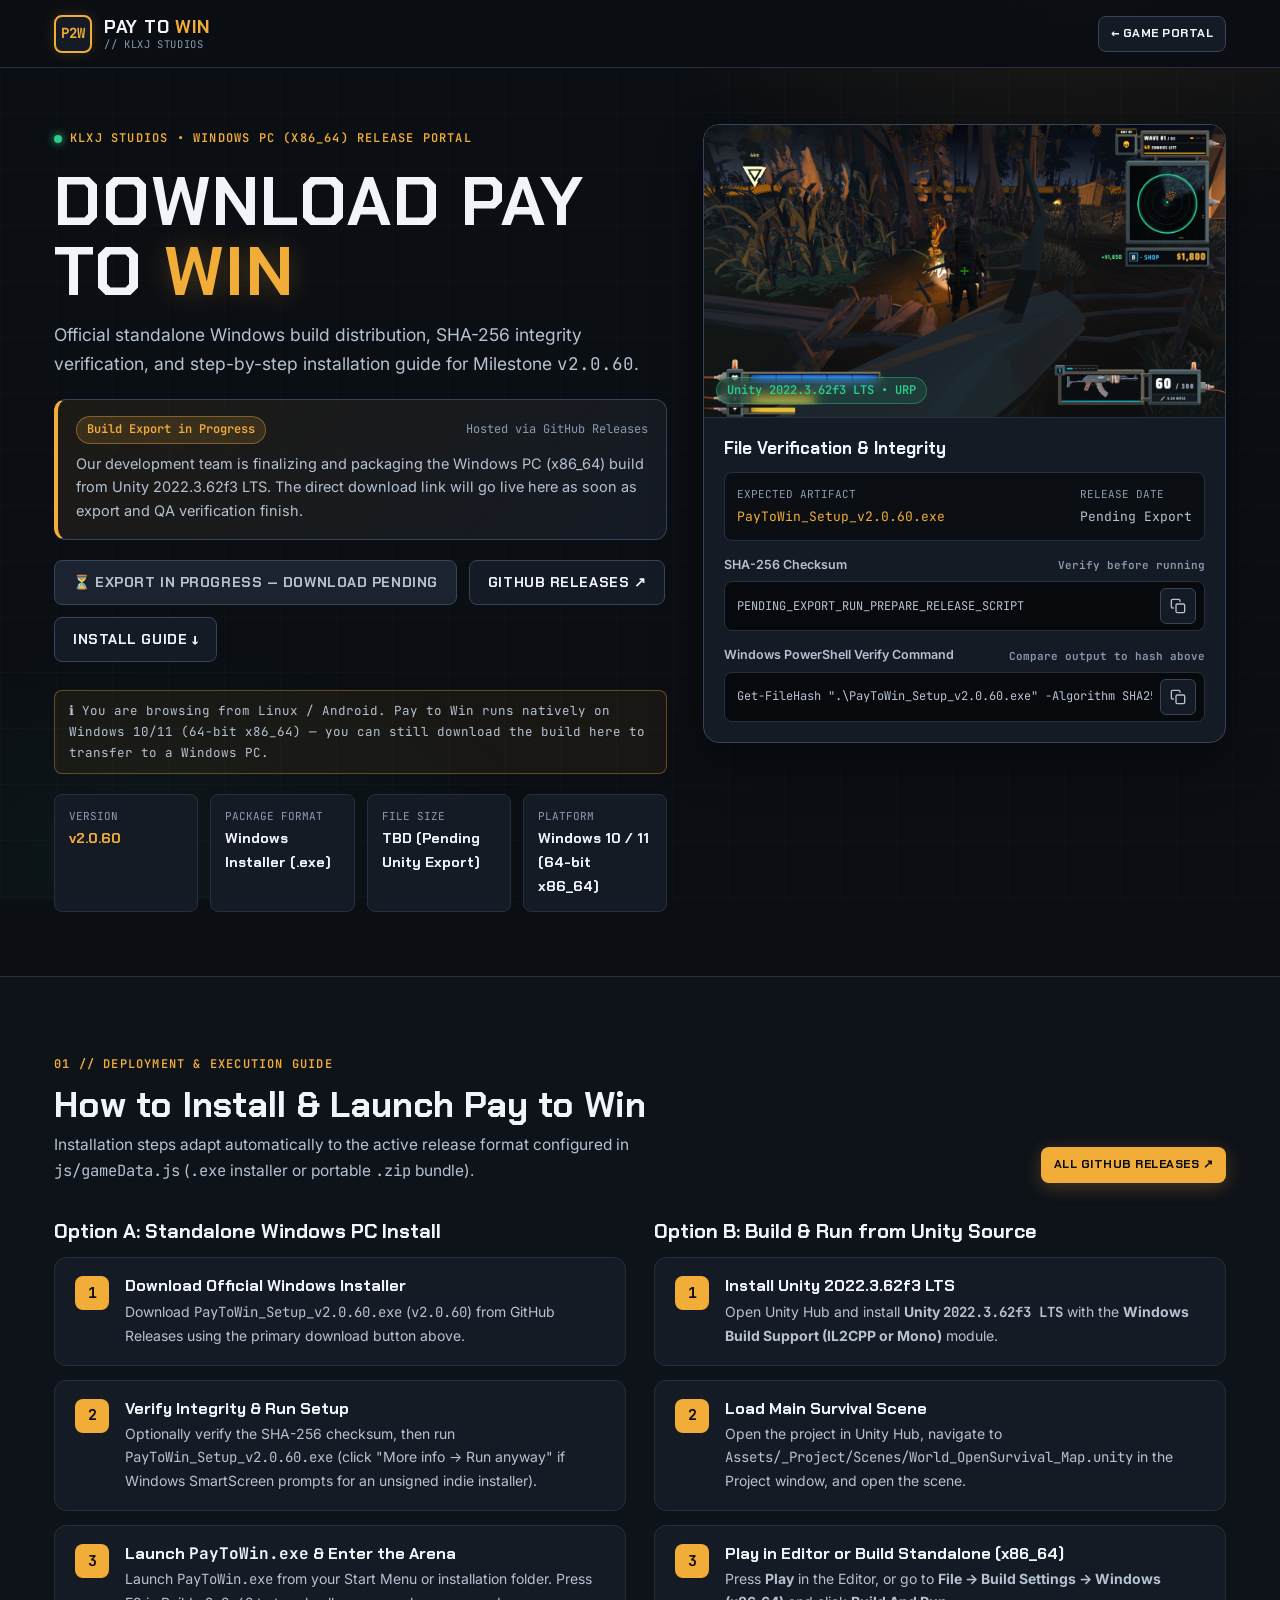
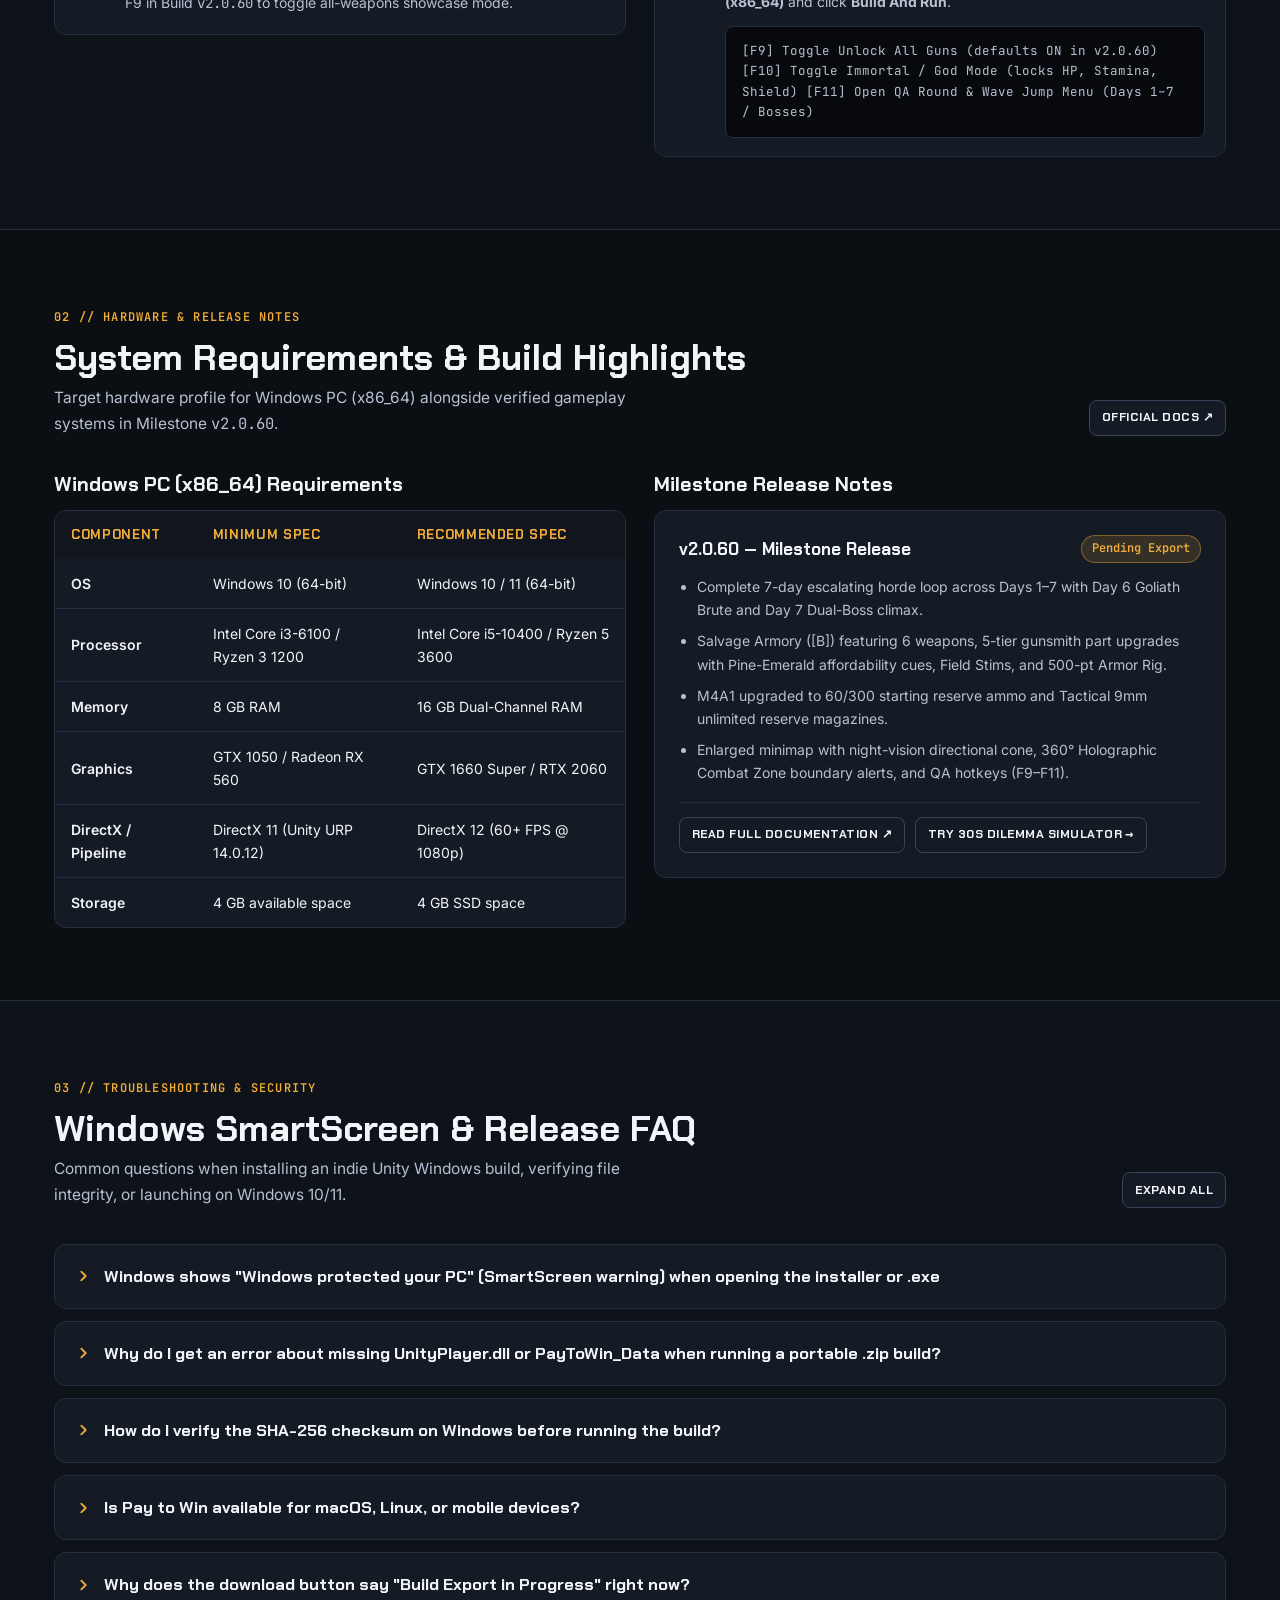
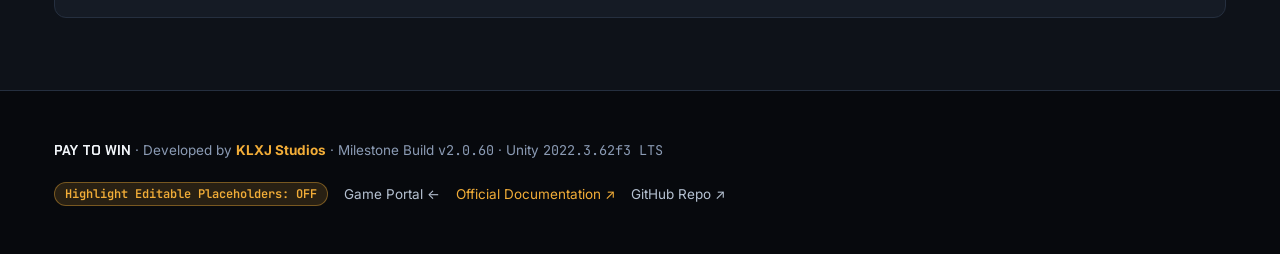
<file: download.html>
<!DOCTYPE html>
<html lang="en">
<head>
  <meta charset="UTF-8" />
  <meta name="viewport" content="width=device-width, initial-scale=1.0" />
  <title>Download Pay to Win — Windows PC Build &amp; Release Portal | KLXJ Studios</title>
  <meta name="description" content="Official Windows PC (x86_64) download, SHA-256 checksum verification, installation instructions, and release notes for Pay to Win by KLXJ Studios." />
  <link rel="icon" type="image/svg+xml" href="data:image/svg+xml,%3Csvg xmlns='http://www.w3.org/2000/svg' viewBox='0 0 32 32'%3E%3Crect width='32' height='32' rx='6' fill='%2313171F' stroke='%23F2AD38' stroke-width='2'/%3E%3Ctext x='16' y='21' text-anchor='middle' font-family='monospace' font-size='13' font-weight='700' fill='%23F2AD38'%3EP%3C/text%3E%3C/svg%3E" />
  <link rel="preconnect" href="https://fonts.googleapis.com" />
  <link rel="preconnect" href="https://fonts.gstatic.com" crossorigin />
  <link href="https://fonts.googleapis.com/css2?family=Barlow+Condensed:wght@600;700&family=Chakra+Petch:wght@500;600;700&family=Inter:wght@400;500;600;700&family=JetBrains+Mono:wght@400;600;700&display=swap" rel="stylesheet" />
  <link rel="stylesheet" href="css/styles.css" />
</head>
<body>

  <!-- Reading Progress Indicator -->
  <div id="read-progress" aria-hidden="true"></div>

  <!-- Sticky Navigation Bar -->
  <header class="navbar">
    <div class="container navbar-inner">
      <a href="index.html" class="brand" aria-label="Pay to Win Home">
        <div class="brand-mark">P2W</div>
        <div class="brand-text">
          <span class="brand-title">PAY TO <span>WIN</span></span>
          <span class="brand-sub">// KLXJ STUDIOS</span>
        </div>
      </a>

      <nav class="nav-actions" aria-label="Primary Navigation">
        <a href="index.html" class="btn btn-secondary btn-sm">← Game Portal</a>
      </nav>
    </div>
  </header>

  <main id="top">

    <!-- =====================================================================
         1. DOWNLOAD CONSOLE HERO & FILE VERIFICATION PANEL
         ===================================================================== -->
    <section class="download-hero">
      <div class="container">
        <div class="download-hero-grid">

          <!-- Left Column: Build Status, Primary Download CTA & Quick Metadata -->
          <div>
            <div class="eyebrow">
              <span class="pulse-dot"></span>
              KLXJ STUDIOS &bull; WINDOWS PC (x86_64) RELEASE PORTAL
              <span class="pill brass" data-preview-pill hidden>PREVIEW MODE (?preview=ready)</span>
            </div>

            <h1 class="hero-title">
              DOWNLOAD PAY TO <span>WIN</span>
            </h1>
            <p class="hero-lead">
              Official standalone Windows build distribution, SHA-256 integrity verification, and step-by-step installation guide for Milestone <code id="dl-version-inline" data-release-version>v2.0.60</code>.
            </p>

            <!-- Live Release Status Banner -->
            <div class="release-status-banner status-preparing" id="release-status-banner" role="status" aria-live="polite">
              <div class="release-status-top">
                <span class="pill brass" id="release-status-pill">Build Export in Progress</span>
                <span class="font-mono" style="font-size: 12px; color: var(--text-muted);">
                  Hosted via GitHub Releases
                </span>
              </div>
              <p id="release-status-message" style="margin: 8px 0 0; font-size: 14.5px; color: var(--text-dim);">
                Our development team is finalizing and packaging the Windows PC (x86_64) build from Unity 2022.3.62f3 LTS. The direct download link will go live here as soon as export and QA verification finish.
              </p>
            </div>

            <!-- Primary Download Actions -->
            <div class="hero-ctas">
              <a
                id="primary-download-btn"
                class="btn btn-secondary btn-disabled"
                role="button"
                tabindex="0"
                aria-disabled="true"
              >
                ⏳ Export in Progress — Download Pending
              </a>
              <a
                href="https://github.com/KJBGrandDev/PayToWin_Documentation/releases"
                target="_blank"
                rel="noopener noreferrer"
                class="btn btn-secondary"
                data-releases-link
              >
                GitHub Releases ↗
              </a>
              <a href="#install-steps" class="btn btn-secondary">
                Install Guide ↓
              </a>
            </div>

            <!-- Client OS Compatibility Notice -->
            <div class="os-notice" id="dl-os-notice"></div>

            <!-- 4-Card Build Metadata Grid -->
            <div class="quick-stats">
              <div class="stat-card">
                <span class="stat-label">Version</span>
                <span class="stat-val" id="dl-version" style="color: var(--brass);">v2.0.60</span>
              </div>
              <div class="stat-card">
                <span class="stat-label">Package Format</span>
                <span class="stat-val" id="dl-format">Windows Installer (.exe)</span>
              </div>
              <div class="stat-card">
                <span class="stat-label">File Size</span>
                <span class="stat-val placeholder-item" id="dl-filesize">TBD (Pending Unity Export)</span>
              </div>
              <div class="stat-card">
                <span class="stat-label">Platform</span>
                <span class="stat-val" id="dl-platform">Windows 10 / 11 (64-bit x86_64)</span>
              </div>
            </div>
          </div>

          <!-- Right Column: Tactical Release Card & Verification Panel -->
          <div class="release-package-card" id="verify">
            <div class="release-card-media">
              <img src="assets/shot_combat_m4a1.png" alt="Pay to Win — Windows Standalone Build Preview" />
              <span class="pill emerald release-card-badge">Unity 2022.3.62f3 LTS &bull; URP</span>
            </div>

            <div class="verify-box">
              <div class="verify-header">
                <span class="font-heading" style="font-size: 17px; font-weight: 700; color: var(--text);">
                  File Verification &amp; Integrity
                </span>
                <a id="dl-checksum-link" href="#" target="_blank" rel="noopener noreferrer" class="pill emerald" hidden>
                  Download .sha256 ↗
                </a>
              </div>

              <div class="verify-meta-grid">
                <div class="verify-meta-row">
                  <span class="stat-label">Expected Artifact</span>
                  <code id="dl-filename" class="placeholder-item verify-filename">PayToWin_Setup_v2.0.60.exe</code>
                </div>
                <div class="verify-meta-row">
                  <span class="stat-label">Release Date</span>
                  <span id="dl-releasedate" class="font-mono placeholder-item" style="font-size: 13px; color: var(--text-dim);">Pending Export</span>
                </div>
              </div>

              <!-- SHA-256 Hash Block + Accessible Copy Button -->
              <div class="verify-field">
                <div class="verify-field-label">
                  <span>SHA-256 Checksum</span>
                  <span class="font-mono" style="font-size: 11px; color: var(--text-muted);">Verify before running</span>
                </div>
                <div class="verify-code-wrap">
                  <pre class="verify-pre"><code id="dl-sha256" class="placeholder-item">PENDING_EXPORT_RUN_PREPARE_RELEASE_SCRIPT</code></pre>
                  <span class="copy">
                    <button
                      type="button"
                      class="copy-button"
                      command="--copy"
                      commandfor="dl-sha256"
                      aria-label="Copy SHA-256 checksum"
                    >
                      <span class="icon" aria-hidden="true"></span>
                    </button>
                    <span class="tip" role="status"></span>
                  </span>
                </div>
              </div>

              <!-- PowerShell Command Block + Accessible Copy Button -->
              <div class="verify-field">
                <div class="verify-field-label">
                  <span>Windows PowerShell Verify Command</span>
                  <span class="font-mono" style="font-size: 11px; color: var(--text-muted);">Compare output to hash above</span>
                </div>
                <div class="verify-code-wrap">
                  <pre class="verify-pre"><code id="dl-ps-cmd">Get-FileHash ".\PayToWin_Setup_v2.0.60.exe" -Algorithm SHA256</code></pre>
                  <span class="copy">
                    <button
                      type="button"
                      class="copy-button"
                      command="--copy"
                      commandfor="dl-ps-cmd"
                      aria-label="Copy PowerShell verification command"
                    >
                      <span class="icon" aria-hidden="true"></span>
                    </button>
                    <span class="tip" role="status"></span>
                  </span>
                </div>
              </div>
            </div>
          </div>

        </div>
      </div>
    </section>

    <!-- =====================================================================
         2. INSTALLATION PROCESS (OPTION A SYNCED WITH packageType + OPTION B)
         ===================================================================== -->
    <section class="section section-alt" id="install-steps">
      <div class="container">
        <div class="section-header">
          <div>
            <div class="eyebrow">01 // DEPLOYMENT &amp; EXECUTION GUIDE</div>
            <h2 class="section-title">How to Install &amp; Launch Pay to Win</h2>
            <p class="section-subtitle">
              Installation steps adapt automatically to the active release format configured in <code>js/gameData.js</code> (<code>.exe</code> installer or portable <code>.zip</code> bundle).
            </p>
          </div>
          <a
            href="https://github.com/KJBGrandDev/PayToWin_Documentation/releases"
            target="_blank"
            rel="noopener noreferrer"
            class="btn btn-primary btn-sm"
            data-releases-link
          >
            All GitHub Releases ↗
          </a>
        </div>

        <div class="install-grid">
          <!-- Left: Option A (Format-aware, hydrated by js/download.js) -->
          <div>
            <h3 style="font-size: 20px; margin-bottom: 14px;">Option A: Standalone Windows PC Install</h3>
            <div class="step-list" data-release-steps>
              <div class="step-card placeholder-item">
                <div class="step-num">1</div>
                <div>
                  <h4 style="margin: 0 0 4px; font-size: 16px;">Download Official Windows Installer</h4>
                  <p style="margin: 0; font-size: 14px; color: var(--text-dim);">
                    Download <code>PayToWin_Setup_v2.0.60.exe</code> (<code>v2.0.60</code>) from GitHub Releases using the primary download button above.
                  </p>
                </div>
              </div>

              <div class="step-card">
                <div class="step-num">2</div>
                <div>
                  <h4 style="margin: 0 0 4px; font-size: 16px;">Verify Integrity &amp; Run Setup</h4>
                  <p style="margin: 0; font-size: 14px; color: var(--text-dim);">
                    Optionally verify the SHA-256 checksum, then run <code>PayToWin_Setup_v2.0.60.exe</code> (click "More info &rarr; Run anyway" if Windows SmartScreen prompts for an unsigned indie installer).
                  </p>
                </div>
              </div>

              <div class="step-card">
                <div class="step-num">3</div>
                <div>
                  <h4 style="margin: 0 0 4px; font-size: 16px;">Launch <code>PayToWin.exe</code> &amp; Enter the Arena</h4>
                  <p style="margin: 0; font-size: 14px; color: var(--text-dim);">
                    Launch <code>PayToWin.exe</code> from your Start Menu or installation folder. Press <kbd>F9</kbd> in Build <code>v2.0.60</code> to toggle all-weapons showcase mode.
                  </p>
                </div>
              </div>
            </div>
          </div>

          <!-- Right: Option B (Unity Source Build) -->
          <div>
            <h3 style="font-size: 20px; margin-bottom: 14px;">Option B: Build &amp; Run from Unity Source</h3>
            <div class="step-list">
              <div class="step-card">
                <div class="step-num">1</div>
                <div>
                  <h4 style="margin: 0 0 4px; font-size: 16px;">Install Unity 2022.3.62f3 LTS</h4>
                  <p style="margin: 0; font-size: 14px; color: var(--text-dim);">
                    Open Unity Hub and install <strong>Unity <code>2022.3.62f3 LTS</code></strong> with the <strong>Windows Build Support (IL2CPP or Mono)</strong> module.
                  </p>
                </div>
              </div>

              <div class="step-card">
                <div class="step-num">2</div>
                <div>
                  <h4 style="margin: 0 0 4px; font-size: 16px;">Load Main Survival Scene</h4>
                  <p style="margin: 0; font-size: 14px; color: var(--text-dim);">
                    Open the project in Unity Hub, navigate to <code>Assets/_Project/Scenes/World_OpenSurvival_Map.unity</code> in the Project window, and open the scene.
                  </p>
                </div>
              </div>

              <div class="step-card">
                <div class="step-num">3</div>
                <div>
                  <h4 style="margin: 0 0 4px; font-size: 16px;">Play in Editor or Build Standalone (x86_64)</h4>
                  <p style="margin: 0; font-size: 14px; color: var(--text-dim);">
                    Press <strong>Play</strong> in the Editor, or go to <strong>File &rarr; Build Settings &rarr; Windows (x86_64)</strong> and click <strong>Build And Run</strong>.
                  </p>
                  <div class="code-block">
[F9]  Toggle Unlock All Guns (defaults ON in v2.0.60)
[F10] Toggle Immortal / God Mode (locks HP, Stamina, Shield)
[F11] Open QA Round &amp; Wave Jump Menu (Days 1–7 / Bosses)</div>
                </div>
              </div>
            </div>
          </div>
        </div>
      </div>
    </section>

    <!-- =====================================================================
         3. SYSTEM REQUIREMENTS & BUILD v2.0.60 RELEASE NOTES
         ===================================================================== -->
    <section class="section" id="requirements">
      <div class="container">
        <div class="section-header">
          <div>
            <div class="eyebrow">02 // HARDWARE &amp; RELEASE NOTES</div>
            <h2 class="section-title">System Requirements &amp; Build Highlights</h2>
            <p class="section-subtitle">
              Target hardware profile for Windows PC (x86_64) alongside verified gameplay systems in Milestone <code>v2.0.60</code>.
            </p>
          </div>
          <a
            href="https://kjbgranddev.github.io/PayToWin_Documentation/"
            target="_blank"
            rel="noopener noreferrer"
            class="btn btn-secondary btn-sm"
          >
            Official Docs ↗
          </a>
        </div>

        <div class="specs-controls-grid">
          <!-- Left: Semantic Hardware Table -->
          <div>
            <h3 style="font-size: 20px; margin-bottom: 14px;">Windows PC (x86_64) Requirements</h3>
            <div class="table-wrap placeholder-item">
              <table class="specs-table">
                <thead>
                  <tr>
                    <th scope="col">Component</th>
                    <th scope="col">Minimum Spec</th>
                    <th scope="col">Recommended Spec</th>
                  </tr>
                </thead>
                <tbody>
                  <tr>
                    <th scope="row">OS</th>
                    <td>Windows 10 (64-bit)</td>
                    <td>Windows 10 / 11 (64-bit)</td>
                  </tr>
                  <tr>
                    <th scope="row">Processor</th>
                    <td>Intel Core i3-6100 / Ryzen 3 1200</td>
                    <td>Intel Core i5-10400 / Ryzen 5 3600</td>
                  </tr>
                  <tr>
                    <th scope="row">Memory</th>
                    <td>8 GB RAM</td>
                    <td>16 GB Dual-Channel RAM</td>
                  </tr>
                  <tr>
                    <th scope="row">Graphics</th>
                    <td>GTX 1050 / Radeon RX 560</td>
                    <td>GTX 1660 Super / RTX 2060</td>
                  </tr>
                  <tr>
                    <th scope="row">DirectX / Pipeline</th>
                    <td>DirectX 11 (Unity URP 14.0.12)</td>
                    <td>DirectX 12 (60+ FPS @ 1080p)</td>
                  </tr>
                  <tr>
                    <th scope="row">Storage</th>
                    <td>4 GB available space</td>
                    <td>4 GB SSD space</td>
                  </tr>
                </tbody>
              </table>
            </div>
          </div>

          <!-- Right: Release Notes / Changelog -->
          <div>
            <h3 style="font-size: 20px; margin-bottom: 14px;">Milestone Release Notes</h3>
            <div class="card">
              <div id="dl-changelog">
                <div class="changelog-entry">
                  <div class="changelog-entry-head">
                    <strong>v2.0.60 — Milestone Release</strong>
                    <span class="pill brass">Pending Export</span>
                  </div>
                  <ul class="changelog-list">
                    <li>Complete 7-day escalating horde loop across Days 1–7 with Day 6 Goliath Brute and Day 7 Dual-Boss climax.</li>
                    <li>Salvage Armory (<code>[B]</code>) featuring 6 weapons, 5-tier gunsmith part upgrades, Field Stims, and 500-pt Armor Rig.</li>
                    <li>M4A1 upgraded to 60/300 starting reserve ammo and Tactical 9mm unlimited reserve magazines.</li>
                    <li>Enlarged minimap with night-vision directional cone, 360° Holographic Combat Zone boundary alerts, and QA hotkeys (F9–F11).</li>
                  </ul>
                </div>
              </div>
              <div style="margin-top: 18px; padding-top: 14px; border-top: 1px solid var(--border); display: flex; flex-wrap: wrap; gap: 10px;">
                <a href="https://kjbgranddev.github.io/PayToWin_Documentation/" target="_blank" rel="noopener noreferrer" class="btn btn-secondary btn-sm">
                  Read Full Documentation ↗
                </a>
                <a href="index.html#dilemma" class="btn btn-secondary btn-sm">
                  Try 30s Dilemma Simulator →
                </a>
              </div>
            </div>
          </div>
        </div>
      </div>
    </section>

    <!-- =====================================================================
         4. WINDOWS SMARTSCREEN & TROUBLESHOOTING FAQ (ACCESSIBLE ACCORDION)
         ===================================================================== -->
    <section class="section section-alt" id="faq" aria-labelledby="faq-heading">
      <div class="container">
        <div class="section-header">
          <div>
            <div class="eyebrow">03 // TROUBLESHOOTING &amp; SECURITY</div>
            <h2 class="section-title" id="faq-heading">Windows SmartScreen &amp; Release FAQ</h2>
            <p class="section-subtitle">
              Common questions when installing an indie Unity Windows build, verifying file integrity, or launching on Windows 10/11.
            </p>
          </div>
          <button
            type="button"
            class="btn btn-secondary btn-sm accordion-toggle-all"
            commandfor="download-faq"
            command="--toggle-all"
            aria-expanded="false"
          >
            <span class="expand">Expand all</span>
            <span class="collapse">Collapse all</span>
          </button>
        </div>

        <div class="accordion" id="download-faq">
          <details>
            <summary>Windows shows "Windows protected your PC" (SmartScreen warning) when opening the installer or .exe</summary>
            <div class="accordion-body">
              <p>
                Student and indie Unity builds compiled without a paid commercial Authenticode code-signing certificate trigger Microsoft Defender SmartScreen on first launch.
              </p>
              <ol>
                <li>First verify the downloaded file's SHA-256 hash matches the checksum shown in the <strong>File Verification &amp; Integrity</strong> panel above.</li>
                <li>In the SmartScreen prompt, click <strong>More info</strong>, confirm the filename matches, and select <strong>Run anyway</strong>.</li>
              </ol>
            </div>
          </details>

          <details>
            <summary>Why do I get an error about missing UnityPlayer.dll or PayToWin_Data when running a portable .zip build?</summary>
            <div class="accordion-body">
              <p>
                Unity Standalone Windows builds are not single self-contained binaries unless wrapped in an installer. If you downloaded a <code>.zip</code> archive, you must extract the <strong>entire archive</strong> to a folder (for example <code>C:\Games\PayToWin\</code>) before double-clicking <code>PayToWin.exe</code>.
              </p>
              <p>
                Keep <code>PayToWin.exe</code>, <code>UnityPlayer.dll</code>, <code>PayToWin_Data/</code>, and <code>MonoBleedingEdge/</code> (or <code>GameAssembly.dll</code>) together in the same directory—do not drag only the <code>.exe</code> onto your Desktop.
              </p>
            </div>
          </details>

          <details>
            <summary>How do I verify the SHA-256 checksum on Windows before running the build?</summary>
            <div class="accordion-body">
              <p>
                Open <strong>Windows Terminal</strong> or <strong>PowerShell</strong> in your Downloads folder and run the verification command copied from the Verification panel above:
              </p>
              <pre class="code-block">Get-FileHash ".\PayToWin_Setup_v2.0.60.exe" -Algorithm SHA256</pre>
              <p>
                Compare the printed 64-character hex string (case-insensitive) with the official SHA-256 hash listed on this page and on GitHub Releases. If they do not match, re-download the package before executing it.
              </p>
            </div>
          </details>

          <details>
            <summary>Is Pay to Win available for macOS, Linux, or mobile devices?</summary>
            <div class="accordion-body">
              <p>
                No. Pay to Win is currently built and tested exclusively for <strong>Windows 10 / Windows 11 (64-bit x86_64)</strong> using Keyboard &amp; Mouse controls. macOS, Linux, and mobile builds are not supported in Milestone <code>v2.0.60</code>.
              </p>
            </div>
          </details>

          <details>
            <summary>Why does the download button say "Build Export in Progress" right now?</summary>
            <div class="accordion-body">
              <p>
                The KLXJ Studios team is currently completing the final Unity export and packaging pass for the standalone Windows executable. As soon as the package is uploaded to GitHub Releases and verified, the direct download button and SHA-256 checksum on this page activate automatically. You can also check the <a href="https://github.com/KJBGrandDev/PayToWin_Documentation/releases" target="_blank" rel="noopener noreferrer" style="color: var(--brass); text-decoration: underline;" data-releases-link>GitHub Releases</a> page directly.
              </p>
            </div>
          </details>
        </div>
      </div>
    </section>

  </main>

  <!-- Footer -->
  <footer class="footer">
    <div class="container footer-inner">
      <div>
        <strong style="color: var(--text); font-family: 'Chakra Petch', sans-serif;">PAY TO WIN</strong> &middot; Developed by <strong style="color: var(--brass);">KLXJ Studios</strong> &middot; Milestone Build <code>v2.0.60</code> &middot; Unity <code>2022.3.62f3 LTS</code>
      </div>
      <div style="display: flex; flex-wrap: wrap; align-items: center; gap: 16px;">
        <button type="button" id="toggle-placeholders-btn" class="pill brass" style="cursor: pointer;" title="Highlight fields that can still be customized in js/gameData.js">
          Highlight Editable Placeholders: OFF
        </button>
        <a href="index.html" style="color: var(--text-dim);">Game Portal ←</a>
        <a href="https://kjbgranddev.github.io/PayToWin_Documentation/" target="_blank" rel="noopener noreferrer" style="color: var(--brass);">Official Documentation ↗</a>
        <a href="https://github.com/KJBGrandDev/PayToWin_Documentation" target="_blank" rel="noopener noreferrer" style="color: var(--text-dim);">GitHub Repo ↗</a>
      </div>
    </div>
  </footer>

  <!-- Back to Top Floating Button -->
  <button type="button" class="back-to-top" id="back-to-top" aria-label="Back to top">
    ↑ TOP
  </button>

  <!-- Scripts -->
  <script src="js/gameData.js"></script>
  <script src="js/main.js"></script>
  <script src="js/download.js"></script>
</body>
</html>
</file>
<file: css/styles.css>
/* ==========================================================================
   PAY TO WIN — OFFICIAL WEBSITE STYLESHEET
   Aligned with PayToWin_Documentation v2.0.60 & UI/UX Pro Max Design System
   ========================================================================== */

:root {
  --bg: #0b0e13;
  --bg-elev: #11161e;
  --bg-card: #151b25;
  --bg-subtle: #1b2330;
  --border: #252f3f;
  --border-strong: #36455c;
  --text: #f1f5f9;
  --text-dim: #b6c2d2;
  --text-muted: #8b9bb4;
  --brass: #f2ad38;
  --brass-dim: rgba(242, 173, 56, 0.14);
  --emerald: #2ecc8a;
  --emerald-dim: rgba(46, 204, 138, 0.14);
  --crimson: #fa7373;
  --crimson-dim: rgba(250, 115, 115, 0.14);
  --blue: #60a5fa;
  --blue-dim: rgba(96, 165, 250, 0.14);
  --reticle: #38ff14;
  --header-h: 68px;
  --radius: 12px;
  --radius-sm: 8px;
  --max-w: 1220px;
}

*,
*::before,
*::after {
  box-sizing: border-box;
  scrollbar-width: thin;
  scrollbar-color: #2b3648 transparent;
}

*::-webkit-scrollbar {
  width: 6px;
  height: 6px;
}
*::-webkit-scrollbar-track {
  background: transparent;
}
*::-webkit-scrollbar-thumb {
  background: #2b3648;
  border-radius: 999px;
}
*::-webkit-scrollbar-thumb:hover {
  background: #3e4e68;
}

html {
  scroll-behavior: smooth;
  scroll-padding-top: calc(var(--header-h) + 24px);
  color-scheme: dark;
}

@media (prefers-reduced-motion: no-preference) {
  @view-transition {
    navigation: auto;
  }
}

body {
  margin: 0;
  background-color: var(--bg);
  color: var(--text);
  font-family: "Inter", -apple-system, BlinkMacSystemFont, "Segoe UI", Roboto, sans-serif;
  font-size: 16px;
  line-height: 1.65;
  -webkit-font-smoothing: antialiased;
  overflow-x: hidden;
}

/* Wasteland Tactical Grid & Ambient Radial Glow */
body::before {
  content: "";
  position: fixed;
  inset: 0;
  pointer-events: none;
  z-index: -1;
  background-image:
    radial-gradient(55% 40% at 85% 0%, rgba(242, 173, 56, 0.075), transparent 65%),
    radial-gradient(45% 38% at 12% 95%, rgba(46, 204, 138, 0.05), transparent 70%),
    linear-gradient(to right, rgba(255, 255, 255, 0.015) 1px, transparent 1px),
    linear-gradient(to bottom, rgba(255, 255, 255, 0.015) 1px, transparent 1px);
  background-size: auto, auto, 56px 56px, 56px 56px;
}

/* Focus Accessibility (WCAG 2.2 AA/AAA) */
:focus-visible {
  outline: 2px solid var(--brass);
  outline-offset: 2px;
}

/* Placeholder Highlighter Mode for Team Review */
body.show-placeholders .placeholder-item {
  outline: 2px dashed var(--brass);
  outline-offset: 4px;
  background-color: rgba(242, 173, 56, 0.11);
  border-radius: 6px;
  position: relative;
}

/* Reading Progress Bar */
#read-progress {
  position: fixed;
  top: 0;
  left: 0;
  height: 3px;
  width: 0%;
  background: linear-gradient(90deg, var(--brass), var(--emerald));
  z-index: 100;
  transition: width 0.08s linear;
}

/* Typography Helpers */
h1, h2, h3, h4, .font-heading {
  font-family: "Chakra Petch", sans-serif;
  margin-top: 0;
  line-height: 1.2;
}

.font-mono, code, kbd, pre {
  font-family: "JetBrains Mono", monospace;
}

.font-condensed {
  font-family: "Barlow Condensed", sans-serif;
}

a {
  color: inherit;
  text-decoration: none;
}

[hidden] {
  display: none !important;
}

.container {
  max-width: var(--max-w);
  margin: 0 auto;
  padding: 0 24px;
}

/* Top Telemetry Status Ribbon */
.status-ribbon {
  background: #080a0e;
  border-bottom: 1px solid var(--border);
  font-size: 12.5px;
  padding: 8px 0;
}

.status-ribbon-inner {
  display: flex;
  flex-wrap: wrap;
  align-items: center;
  justify-content: space-between;
  gap: 12px;
}

.status-left,
.status-right {
  display: flex;
  flex-wrap: wrap;
  align-items: center;
  gap: 12px;
}

.pill {
  display: inline-flex;
  align-items: center;
  gap: 6px;
  padding: 3px 10px;
  border-radius: 999px;
  font-family: "JetBrains Mono", monospace;
  font-size: 12px;
  font-weight: 600;
  background: var(--bg-subtle);
  border: 1px solid var(--border);
  color: var(--text-dim);
}

.pill.brass {
  background: var(--brass-dim);
  border-color: rgba(242, 173, 56, 0.4);
  color: var(--brass);
}

.pill.emerald {
  background: var(--emerald-dim);
  border-color: rgba(46, 204, 138, 0.4);
  color: var(--emerald);
}

.pill.crimson {
  background: var(--crimson-dim);
  border-color: rgba(250, 115, 115, 0.4);
  color: var(--crimson);
}

.pill.blue {
  background: var(--blue-dim);
  border-color: rgba(96, 165, 250, 0.4);
  color: var(--blue);
}

.pulse-dot {
  width: 8px;
  height: 8px;
  border-radius: 50%;
  background: var(--emerald);
  box-shadow: 0 0 8px var(--emerald);
  animation: pulseDot 2s infinite ease-in-out;
}

.pulse-dot.red {
  background: var(--crimson);
  box-shadow: 0 0 8px var(--crimson);
}

@keyframes pulseDot {
  0%, 100% { opacity: 1; transform: scale(1); }
  50% { opacity: 0.45; transform: scale(0.92); }
}

/* Sticky Navbar */
.navbar {
  position: sticky;
  top: 0;
  z-index: 50;
  height: var(--header-h);
  background: rgba(11, 14, 19, 0.92);
  backdrop-filter: blur(12px);
  border-bottom: 1px solid var(--border);
}

.navbar-inner {
  height: 100%;
  display: flex;
  align-items: center;
  justify-content: space-between;
  gap: 16px;
}

.brand {
  display: flex;
  align-items: center;
  gap: 12px;
  flex-shrink: 0;
  white-space: nowrap;
}

.brand-mark {
  width: 38px;
  height: 38px;
  border-radius: 8px;
  background: var(--bg-card);
  border: 2px solid var(--brass);
  display: flex;
  align-items: center;
  justify-content: center;
  font-family: "JetBrains Mono", monospace;
  font-weight: 700;
  font-size: 14px;
  color: var(--brass);
  box-shadow: 0 0 14px rgba(242, 173, 56, 0.18);
  flex-shrink: 0;
}

.brand-text {
  display: flex;
  flex-direction: column;
  line-height: 1.15;
}

.brand-title {
  font-family: "Chakra Petch", sans-serif;
  font-weight: 700;
  font-size: 18px;
  letter-spacing: 0.04em;
  text-transform: uppercase;
  color: var(--text);
  white-space: nowrap;
}

.brand-title span {
  color: var(--brass);
}

.brand-sub {
  font-family: "JetBrains Mono", monospace;
  font-size: 10.5px;
  color: var(--text-muted);
  letter-spacing: 0.06em;
  white-space: nowrap;
}

.nav-links {
  display: flex;
  align-items: center;
  gap: 2px;
}

.nav-link {
  padding: 7px 9px;
  border-radius: 6px;
  font-size: 13px;
  font-weight: 500;
  color: var(--text-dim);
  white-space: nowrap;
  transition: color 0.18s ease, background 0.18s ease;
}

.nav-link:hover,
.nav-link.active {
  color: var(--brass);
  background: rgba(242, 173, 56, 0.08);
}

.nav-link[aria-current="page"] {
  color: var(--brass);
  font-weight: 700;
  background: rgba(242, 173, 56, 0.14);
  box-shadow: inset 0 -2px 0 var(--brass);
}

.nav-actions {
  display: flex;
  align-items: center;
  gap: 10px;
  flex-shrink: 0;
  white-space: nowrap;
}

/* Buttons */
.btn {
  display: inline-flex;
  align-items: center;
  justify-content: center;
  gap: 8px;
  min-height: 44px;
  padding: 10px 18px;
  border-radius: var(--radius-sm);
  font-family: "Chakra Petch", sans-serif;
  font-size: 14px;
  font-weight: 700;
  letter-spacing: 0.04em;
  text-transform: uppercase;
  cursor: pointer;
  border: 1px solid transparent;
  transition: transform 0.15s ease, background 0.18s ease, border-color 0.18s ease, box-shadow 0.18s ease;
}

.btn:active {
  transform: translateY(1px);
}

.btn-primary {
  background: var(--brass);
  color: #090c10;
  box-shadow: 0 4px 18px rgba(242, 173, 56, 0.25);
}

.btn-primary:hover {
  background: #f7bc52;
  box-shadow: 0 6px 22px rgba(242, 173, 56, 0.35);
}

.btn-emerald {
  background: var(--emerald);
  color: #07120d;
  box-shadow: 0 4px 18px rgba(46, 204, 138, 0.22);
}

.btn-emerald:hover {
  background: #42dca0;
}

.btn-crimson {
  background: var(--crimson);
  color: #180606;
}

.btn-crimson:hover {
  background: #ff8b8b;
}

.btn-secondary {
  background: var(--bg-card);
  color: var(--text);
  border-color: var(--border-strong);
}

.btn-secondary:hover {
  background: var(--bg-subtle);
  border-color: var(--brass);
  color: var(--brass);
}

.btn-sm {
  min-height: 36px;
  padding: 6px 12px;
  font-size: 12px;
}

.btn.btn-disabled,
.btn[aria-disabled="true"] {
  background: var(--bg-subtle);
  color: var(--text-dim);
  border-color: var(--border-strong);
  cursor: not-allowed;
  box-shadow: none;
}

.btn.btn-disabled:hover,
.btn[aria-disabled="true"]:hover {
  background: var(--bg-subtle);
  color: var(--text-dim);
  border-color: var(--border-strong);
}

.mobile-menu-btn {
  display: none;
  background: var(--bg-card);
  border: 1px solid var(--border);
  color: var(--text);
  padding: 8px 12px;
  border-radius: 6px;
  font-family: "JetBrains Mono", monospace;
  font-size: 12px;
  cursor: pointer;
}

/* Section Layout */
.section {
  padding: 72px 0;
  border-bottom: 1px solid var(--border);
}

.section-alt {
  background: rgba(17, 22, 30, 0.65);
}

.section-header {
  display: flex;
  flex-wrap: wrap;
  align-items: flex-end;
  justify-content: space-between;
  gap: 16px;
  margin-bottom: 36px;
}

.eyebrow {
  display: inline-flex;
  align-items: center;
  gap: 8px;
  font-family: "JetBrains Mono", monospace;
  font-size: 12px;
  font-weight: 600;
  text-transform: uppercase;
  letter-spacing: 0.1em;
  color: var(--brass);
  margin-bottom: 8px;
}

.section-title {
  font-size: clamp(26px, 3.5vw, 36px);
  font-weight: 700;
  color: var(--text);
  margin: 0;
}

.section-subtitle {
  color: var(--text-dim);
  max-width: 620px;
  margin: 6px 0 0 0;
  font-size: 15.5px;
}

/* ==========================================================================
   1. HERO & OFFICIAL TRAILER SECTION
   ========================================================================== */
.hero {
  padding: 56px 0 68px;
  border-bottom: 1px solid var(--border);
  position: relative;
}

.hero-grid {
  display: grid;
  grid-template-columns: 1.05fr 0.95fr;
  gap: 40px;
  align-items: center;
}

.hero-Grid-Expanded {
  grid-template-columns: 1fr !important;
}

.hero-title {
  font-size: clamp(42px, 6vw, 68px);
  font-weight: 700;
  text-transform: uppercase;
  letter-spacing: 0.02em;
  margin: 10px 0 14px;
  line-height: 1.03;
}

.hero-title span {
  color: var(--brass);
  text-shadow: 0 0 28px rgba(242, 173, 56, 0.28);
}

.hero-lead {
  font-size: 17.5px;
  color: var(--text-dim);
  margin: 0 0 20px;
}

/* Premise Callout Card */
.premise-box {
  background: linear-gradient(135deg, rgba(21, 27, 37, 0.95), rgba(17, 22, 30, 0.9));
  border: 1px solid var(--border-strong);
  border-left: 4px solid var(--brass);
  border-radius: var(--radius);
  padding: 20px 22px;
  margin-bottom: 24px;
  box-shadow: 0 12px 32px rgba(0, 0, 0, 0.35);
}

.premise-box-header {
  display: flex;
  align-items: center;
  justify-content: space-between;
  gap: 8px;
  font-family: "JetBrains Mono", monospace;
  font-size: 12px;
  font-weight: 600;
  text-transform: uppercase;
  color: var(--brass);
  margin-bottom: 8px;
}

.premise-box p {
  margin: 0 0 10px;
  font-size: 15px;
  color: var(--text);
}

.premise-box .premise-quote {
  margin: 0;
  font-weight: 600;
  font-style: italic;
  color: var(--brass);
  font-size: 15px;
}

.hero-ctas {
  display: flex;
  flex-wrap: wrap;
  gap: 12px;
  margin-bottom: 28px;
}

.quick-stats {
  display: grid;
  grid-template-columns: repeat(4, 1fr);
  gap: 12px;
}

.stat-card {
  background: var(--bg-card);
  border: 1px solid var(--border);
  border-radius: var(--radius-sm);
  padding: 12px 14px;
}

.stat-label {
  font-family: "JetBrains Mono", monospace;
  font-size: 11px;
  text-transform: uppercase;
  color: var(--text-muted);
  display: block;
}

.stat-val {
  font-family: "Chakra Petch", sans-serif;
  font-size: 14.5px;
  font-weight: 700;
  color: var(--text);
  margin-top: 2px;
  display: block;
}

/* Official Trailer Player Card */
.trailer-shell {
  background: var(--bg-card);
  border: 1px solid var(--border-strong);
  border-radius: 16px;
  padding: 16px;
  box-shadow: 0 20px 50px rgba(0, 0, 0, 0.55);
}

.trailer-topbar {
  display: flex;
  align-items: center;
  justify-content: space-between;
  gap: 10px;
  margin-bottom: 12px;
  font-family: "JetBrains Mono", monospace;
  font-size: 12px;
}

.trailer-video-wrap {
  position: relative;
  width: 100%;
  aspect-ratio: 16 / 9;
  background: #000;
  border-radius: 10px;
  overflow: hidden;
  border: 1px solid var(--border);
}

.trailer-video-wrap video {
  width: 100%;
  height: 100%;
  display: block;
  object-fit: cover;
}

.trailer-controls-bar {
  display: flex;
  flex-wrap: wrap;
  align-items: center;
  justify-content: space-between;
  gap: 10px;
  margin-top: 12px;
  padding-top: 10px;
  border-top: 1px solid var(--border);
  font-family: "JetBrains Mono", monospace;
  font-size: 12px;
  color: var(--text-dim);
}

.trailer-btn-group {
  display: flex;
  align-items: center;
  gap: 8px;
}

/* ==========================================================================
   2. STORY & WORLD LORE + 30s INTERMISSION DILEMMA
   ========================================================================== */
.story-cinematic-shell {
  background: var(--bg-card);
  border: 1px solid var(--border-strong);
  border-radius: 16px;
  padding: 20px;
  margin-bottom: 28px;
  box-shadow: 0 20px 50px rgba(0, 0, 0, 0.5);
}

.story-cinematic-grid {
  display: grid;
  grid-template-columns: 1.55fr 1fr;
  gap: 24px;
  align-items: start;
}

.story-cinematic-grid.story-theater-expanded {
  grid-template-columns: 1fr;
}

.story-video-wrap {
  position: relative;
  width: 100%;
  aspect-ratio: 1920 / 1070;
  background: #000;
  border-radius: 10px;
  overflow: hidden;
  border: 1px solid var(--border);
}

.story-video-wrap video {
  width: 100%;
  height: 100%;
  display: block;
  object-fit: contain;
}

.story-cinematic-info {
  display: flex;
  flex-direction: column;
  justify-content: space-between;
  gap: 14px;
}

.story-cinematic-heading {
  font-family: "Chakra Petch", sans-serif;
  font-size: 22px;
  font-weight: 700;
  margin: 0 0 10px;
  color: var(--text);
}

.story-transcript {
  background: var(--bg);
  border: 1px solid var(--border);
  border-radius: var(--radius-sm);
  padding: 10px 14px;
}

.story-transcript summary {
  cursor: pointer;
  min-block-size: 40px;
  display: flex;
  align-items: center;
  font-family: "JetBrains Mono", monospace;
  font-size: 12.5px;
  font-weight: 700;
  color: var(--brass);
  list-style: none;
}

.story-transcript summary::-webkit-details-marker {
  display: none;
}

.story-transcript summary::before {
  content: "▸ ";
  margin-right: 6px;
}

.story-transcript[open] summary::before {
  content: "▾ ";
}

.story-transcript summary:focus-visible {
  outline: 2px solid var(--brass);
  outline-offset: 3px;
  border-radius: 4px;
}

.story-transcript-body {
  margin-top: 10px;
  padding-top: 10px;
  border-top: 1px solid var(--border);
  max-height: 220px;
  overflow-y: auto;
  font-size: 13px;
  line-height: 1.55;
  color: var(--text-dim);
}

.story-transcript-body p {
  margin: 0 0 8px;
}

.story-transcript-body p:last-child {
  margin-bottom: 0;
}

.story-grid {
  display: grid;
  grid-template-columns: 1fr 1fr;
  gap: 24px;
  margin-bottom: 32px;
}

.card {
  background: var(--bg-card);
  border: 1px solid var(--border);
  border-radius: var(--radius);
  padding: 24px;
  transition: border-color 0.2s ease, transform 0.2s ease;
}

.card:hover {
  border-color: var(--border-strong);
}

.card-title {
  display: flex;
  align-items: center;
  justify-content: space-between;
  gap: 10px;
  font-family: "Chakra Petch", sans-serif;
  font-size: 19px;
  font-weight: 700;
  margin-bottom: 10px;
  color: var(--text);
}

/* Interactive ICU Family Goalpost Ladder & Feature Cards (Aligned with Docs v2.0.67) */
.dilemma-panel {
  background: linear-gradient(180deg, var(--bg-card), var(--bg-elev));
  border: 1px solid var(--border-strong);
  border-radius: 16px;
  padding: 28px;
  box-shadow: 0 16px 40px rgba(0, 0, 0, 0.35);
}

.feature-grid {
  display: grid;
  grid-template-columns: repeat(auto-fit, minmax(260px, 1fr));
  gap: 16px;
  margin: 16px 0 22px;
}

.ladder-sim {
  background: var(--bg-card);
  border: 1px solid var(--border);
  border-top: 3px solid var(--brass);
  border-radius: var(--radius);
  padding: 20px 22px;
  margin-top: 8px;
}

.ladder-sim-hdr {
  display: flex;
  flex-wrap: wrap;
  justify-content: space-between;
  align-items: center;
  gap: 12px;
  margin-bottom: 14px;
}

.ladder-sim-title {
  font-family: "Chakra Petch", monospace;
  font-weight: 700;
  font-size: 15px;
  letter-spacing: 0.04em;
  color: var(--brass);
  text-transform: uppercase;
}

.ladder-sim-readout {
  display: flex;
  align-items: center;
  gap: 10px;
}

.ladder-cash-pill {
  font-family: "JetBrains Mono", monospace;
  font-size: 16px;
  font-weight: 700;
  color: var(--brass);
  background: var(--bg-elev);
  border: 1px solid var(--border-strong);
  padding: 4px 12px;
  border-radius: 6px;
}

.ladder-saved-pill {
  font-family: "JetBrains Mono", monospace;
  font-size: 12.5px;
  font-weight: 700;
  padding: 5px 11px;
  border-radius: 999px;
  border: 1px solid rgba(46, 204, 138, 0.4);
  background: var(--emerald-dim);
  color: var(--emerald);
}

.ladder-saved-pill.is-zero {
  border-color: rgba(250, 115, 115, 0.45);
  background: var(--crimson-dim);
  color: var(--crimson);
}

.ladder-controls {
  display: flex;
  flex-wrap: wrap;
  align-items: center;
  gap: 10px;
  margin-bottom: 14px;
  padding: 10px 12px;
  background: var(--bg-elev);
  border: 1px solid var(--border);
  border-radius: 8px;
}

.ladder-slider {
  flex: 1 1 220px;
  accent-color: var(--brass);
  cursor: pointer;
}

.ladder-presets {
  display: flex;
  flex-wrap: wrap;
  gap: 6px;
}

.ladder-preset {
  background: var(--bg-card);
  border: 1px solid var(--border);
  color: var(--text-dim);
  border-radius: 6px;
  padding: 6px 11px;
  font-size: 12px;
  font-weight: 600;
  cursor: pointer;
  transition: border-color 0.14s ease, color 0.14s ease;
}

.ladder-preset:hover {
  border-color: var(--brass);
  color: var(--brass);
}

.ladder-rungs {
  display: flex;
  flex-direction: column;
  gap: 6px;
}

.ladder-rung {
  display: grid;
  grid-template-columns: 185px 1fr auto;
  align-items: center;
  gap: 12px;
  padding: 10px 14px;
  border-radius: 7px;
  background: var(--bg-elev);
  border: 1px solid var(--border);
  border-left: 4px solid var(--border-strong);
  font-size: 13.5px;
  transition: background 0.15s ease, border-color 0.15s ease;
}

.ladder-rung.is-saved {
  background: rgba(16, 54, 38, 0.72);
  border-color: rgba(46, 204, 138, 0.45);
  border-left-color: var(--emerald);
}

.ladder-rung.is-spent {
  background: rgba(68, 19, 22, 0.78);
  border-color: rgba(250, 115, 115, 0.45);
  border-left-color: var(--crimson);
}

.rung-who {
  font-weight: 600;
  color: var(--text);
}

.rung-proc {
  color: var(--text-muted);
  font-size: 12.5px;
}

.rung-status {
  font-family: "JetBrains Mono", monospace;
  font-size: 12px;
  font-weight: 700;
  color: var(--text-dim);
  white-space: nowrap;
}

.ladder-rung.is-saved .rung-status {
  color: var(--emerald);
}

.ladder-rung.is-spent .rung-status {
  color: var(--crimson);
}

.ladder-verdict {
  margin-top: 12px;
  padding: 11px 14px;
  border-radius: 7px;
  background: var(--bg-elev);
  border: 1px solid var(--border);
  font-size: 13.5px;
  color: var(--text-dim);
}

@media (max-width: 768px) {
  .ladder-rung {
    grid-template-columns: 1fr auto;
  }
  .ladder-rung .rung-proc {
    grid-column: 1 / -1;
    order: 3;
  }
}

/* ==========================================================================
   3. 6-WEAPON ARSENAL & SALVAGE ECONOMY
   ========================================================================== */
.weapons-grid {
  display: grid;
  grid-template-columns: repeat(3, 1fr);
  gap: 20px;
}

.weapon-card {
  background: var(--bg-card);
  border: 1px solid var(--border);
  border-radius: var(--radius);
  padding: 20px;
  display: flex;
  flex-direction: column;
  justify-content: space-between;
  gap: 16px;
  transition: transform 0.2s ease, border-color 0.2s ease, box-shadow 0.2s ease;
}

.weapon-card:hover {
  transform: translateY(-3px);
  border-color: var(--brass);
  box-shadow: 0 12px 28px rgba(0, 0, 0, 0.4);
}

.weapon-img-box {
  width: 100%;
  aspect-ratio: 16 / 10;
  background: radial-gradient(circle at center, rgba(242, 173, 56, 0.12), #080b0f 75%);
  border: 1px solid var(--border);
  border-radius: var(--radius-sm);
  display: flex;
  align-items: center;
  justify-content: center;
  padding: 16px;
  position: relative;
}

.weapon-img-box img {
  max-width: 100%;
  max-height: 130px;
  object-fit: contain;
  filter: drop-shadow(0 8px 16px rgba(0, 0, 0, 0.65));
  transition: transform 0.25s ease;
}

.weapon-card:hover .weapon-img-box img {
  transform: scale(1.06);
}

.weapon-slot-tag {
  position: absolute;
  top: 10px;
  left: 10px;
  font-family: "JetBrains Mono", monospace;
  font-size: 11px;
  font-weight: 700;
  padding: 2px 8px;
  border-radius: 4px;
  background: rgba(11, 14, 19, 0.85);
  border: 1px solid var(--border);
  color: var(--text-dim);
}

.weapon-stats-list {
  border-top: 1px solid var(--border);
  padding-top: 12px;
  display: flex;
  flex-direction: column;
  gap: 6px;
  font-family: "JetBrains Mono", monospace;
  font-size: 12.5px;
}

.weapon-stat-row {
  display: flex;
  justify-content: space-between;
  gap: 8px;
}

.weapon-stat-row span:first-child {
  color: var(--text-muted);
}

/* ==========================================================================
   4. 7-DAY WAVE PROGRESSION & ENTITY PROFILES
   ========================================================================== */
.tabs-bar {
  display: inline-flex;
  flex-wrap: wrap;
  gap: 8px;
  background: var(--bg-card);
  padding: 6px;
  border-radius: 10px;
  border: 1px solid var(--border);
}

.tab-btn {
  padding: 10px 18px;
  border-radius: 7px;
  border: none;
  background: transparent;
  color: var(--text-dim);
  font-family: "Chakra Petch", sans-serif;
  font-size: 14px;
  font-weight: 700;
  cursor: pointer;
  transition: background 0.18s ease, color 0.18s ease;
}

.tab-btn:hover {
  color: var(--text);
}

.tab-btn.active {
  background: var(--brass);
  color: #090c10;
}

.wave-showcase-card {
  background: var(--bg-card);
  border: 1px solid var(--border-strong);
  border-radius: 16px;
  padding: 28px;
  display: grid;
  grid-template-columns: 1.15fr 0.85fr;
  gap: 28px;
  align-items: center;
  margin-bottom: 36px;
}

.wave-shot-preview {
  width: 100%;
  aspect-ratio: 16 / 9;
  border-radius: 10px;
  overflow: hidden;
  border: 1px solid var(--border);
  cursor: pointer;
  position: relative;
}

.wave-shot-preview img {
  width: 100%;
  height: 100%;
  object-fit: cover;
  display: block;
}

.entities-grid {
  display: grid;
  grid-template-columns: repeat(3, 1fr);
  gap: 18px;
}

/* ==========================================================================
   5. LEVEL DESIGN & TACTICAL MAP
   ========================================================================== */
.map-frame {
  background: var(--bg-card);
  border: 1px solid var(--border-strong);
  border-radius: 16px;
  padding: 20px;
  overflow: hidden;
}

.map-frame svg {
  width: 100%;
  height: auto;
  display: block;
  border-radius: 10px;
  border: 1px solid var(--border);
}

.map-caption {
  margin-top: 12px;
  font-family: "JetBrains Mono", monospace;
  font-size: 12.5px;
  color: var(--text-dim);
  text-align: center;
}

/* ==========================================================================
   6. MEDIA & SCREENSHOTS GALLERY + DIALOG LIGHTBOX
   ========================================================================== */
.gallery-grid {
  display: grid;
  grid-template-columns: repeat(auto-fill, minmax(330px, 1fr));
  gap: 20px;
}

.shot-card {
  background: var(--bg-card);
  border: 1px solid var(--border);
  border-radius: var(--radius);
  overflow: hidden;
  cursor: pointer;
  transition: transform 0.2s ease, border-color 0.2s ease;
}

.shot-card:hover {
  transform: translateY(-3px);
  border-color: var(--brass);
}

.shot-img-wrap {
  aspect-ratio: 16 / 9;
  overflow: hidden;
  background: #000;
  position: relative;
}

.shot-img-wrap img {
  width: 100%;
  height: 100%;
  object-fit: cover;
  display: block;
  transition: transform 0.3s ease;
}

.shot-card:hover .shot-img-wrap img {
  transform: scale(1.04);
}

.shot-meta {
  padding: 14px 16px;
}

.shot-meta h4 {
  margin: 0 0 4px;
  font-size: 16px;
  color: var(--text);
}

.shot-meta p {
  margin: 0;
  font-size: 13.5px;
  color: var(--text-dim);
}

/* Native <dialog> Lightbox Modal */
dialog.lightbox-dialog {
  padding: 0;
  border: 1px solid var(--border-strong);
  border-radius: 14px;
  background: var(--bg-card);
  color: var(--text);
  max-width: min(1080px, 94vw);
  width: 100%;
  box-shadow: 0 25px 70px rgba(0, 0, 0, 0.85);
}

dialog.lightbox-dialog::backdrop {
  background: rgba(5, 7, 10, 0.86);
  backdrop-filter: blur(8px);
}

.lightbox-inner {
  padding: 16px;
}

.lightbox-header {
  display: flex;
  align-items: center;
  justify-content: space-between;
  gap: 12px;
  margin-bottom: 12px;
}

.lightbox-img-container {
  width: 100%;
  max-height: 75vh;
  background: #000;
  border-radius: 8px;
  overflow: hidden;
  display: flex;
  align-items: center;
  justify-content: center;
}

.lightbox-img-container img {
  max-width: 100%;
  max-height: 75vh;
  object-fit: contain;
}

/* ==========================================================================
   7. SYSTEM REQUIREMENTS, CONTROLS & INSTALLATION
   ========================================================================== */
.specs-controls-grid {
  display: grid;
  grid-template-columns: 1fr 1fr;
  gap: 28px;
}

.table-wrap {
  background: var(--bg-card);
  border: 1px solid var(--border);
  border-radius: var(--radius);
  overflow-x: auto;
}

table {
  width: 100%;
  border-collapse: collapse;
  font-size: 14px;
}

th, td {
  padding: 13px 16px;
  text-align: left;
  border-bottom: 1px solid var(--border);
}

th {
  background: var(--bg-elev);
  font-family: "Chakra Petch", sans-serif;
  font-size: 13px;
  font-weight: 700;
  text-transform: uppercase;
  letter-spacing: 0.05em;
  color: var(--brass);
}

tr:last-child td,
tr:last-child th {
  border-bottom: none;
}

tbody th[scope="row"] {
  background: transparent;
  font-family: inherit;
  font-size: inherit;
  font-weight: 600;
  text-transform: none;
  letter-spacing: normal;
  color: var(--text);
}

kbd {
  display: inline-block;
  padding: 2px 7px;
  font-size: 12px;
  font-weight: 600;
  color: var(--brass);
  background: var(--bg);
  border: 1px solid var(--border-strong);
  border-radius: 5px;
  box-shadow: inset 0 -1px 0 rgba(0, 0, 0, 0.5);
}

.install-grid {
  display: grid;
  grid-template-columns: 1fr 1fr;
  gap: 28px;
}

.step-list {
  display: flex;
  flex-direction: column;
  gap: 14px;
}

.step-card {
  background: var(--bg-card);
  border: 1px solid var(--border);
  border-radius: var(--radius);
  padding: 18px 20px;
  display: flex;
  gap: 16px;
  align-items: flex-start;
}

.step-num {
  width: 34px;
  height: 34px;
  border-radius: 8px;
  background: var(--brass);
  color: #090c10;
  font-family: "JetBrains Mono", monospace;
  font-weight: 700;
  font-size: 15px;
  display: flex;
  align-items: center;
  justify-content: center;
  flex-shrink: 0;
}

.code-block {
  background: #07090d;
  border: 1px solid var(--border);
  border-radius: var(--radius-sm);
  padding: 14px 16px;
  font-family: "JetBrains Mono", monospace;
  font-size: 12.5px;
  color: var(--text-dim);
  overflow-x: auto;
  margin-top: 12px;
}

/* ==========================================================================
   8. MEET THE TEAM & FOOTER
   ========================================================================== */
.team-grid {
  display: grid;
  grid-template-columns: repeat(4, 1fr);
  gap: 20px;
}

.team-card {
  background: var(--bg-card);
  border: 1px solid var(--border);
  border-radius: var(--radius);
  padding: 22px;
  display: flex;
  flex-direction: column;
  justify-content: space-between;
  gap: 14px;
  transition: border-color 0.2s ease, transform 0.2s ease;
}

.team-card:hover {
  transform: translateY(-3px);
  border-color: var(--brass);
}

.team-avatar {
  width: 48px;
  height: 48px;
  border-radius: 10px;
  display: flex;
  align-items: center;
  justify-content: center;
  font-family: "JetBrains Mono", monospace;
  font-weight: 700;
  font-size: 16px;
}

.footer {
  background: #07090d;
  padding: 48px 0;
  font-size: 13.5px;
  color: var(--text-muted);
}

.footer-inner {
  display: flex;
  flex-wrap: wrap;
  align-items: center;
  justify-content: space-between;
  gap: 20px;
}

/* Back to Top Floating Button */
.back-to-top {
  position: fixed;
  bottom: 24px;
  right: 24px;
  z-index: 40;
  background: var(--bg-card);
  border: 1px solid var(--brass);
  color: var(--brass);
  padding: 10px 14px;
  border-radius: 8px;
  font-family: "JetBrains Mono", monospace;
  font-size: 12px;
  font-weight: 700;
  cursor: pointer;
  box-shadow: 0 8px 24px rgba(0, 0, 0, 0.5);
  opacity: 0;
  pointer-events: none;
  transition: opacity 0.2s ease, transform 0.2s ease;
}

.back-to-top.visible {
  opacity: 1;
  pointer-events: auto;
}

/* ==========================================================================
   9. DOWNLOAD PORTAL, RELEASE STATUS, COPY BUTTON & FAQ ACCORDION
   ========================================================================== */
.download-hero {
  padding: 56px 0 64px;
  border-bottom: 1px solid var(--border);
}

.download-hero-grid {
  display: grid;
  grid-template-columns: 1.08fr 0.92fr;
  gap: 36px;
  align-items: start;
}

.release-status-banner {
  background: var(--bg-card);
  border: 1px solid var(--border-strong);
  border-left: 4px solid var(--brass);
  border-radius: var(--radius);
  padding: 16px 18px;
  margin-bottom: 20px;
}

.release-status-banner.status-preparing {
  border-left-color: var(--brass);
  background: linear-gradient(135deg, rgba(242, 173, 56, 0.08), var(--bg-card));
}

.release-status-banner.status-available {
  border-left-color: var(--emerald);
  background: linear-gradient(135deg, rgba(46, 204, 138, 0.09), var(--bg-card));
}

.release-status-banner.status-maintenance {
  border-left-color: var(--crimson);
  background: linear-gradient(135deg, rgba(250, 115, 115, 0.09), var(--bg-card));
}

.release-status-top {
  display: flex;
  flex-wrap: wrap;
  align-items: center;
  justify-content: space-between;
  gap: 10px;
}

.index-download-banner {
  display: flex;
  flex-wrap: wrap;
  align-items: center;
  justify-content: space-between;
  gap: 20px;
  margin-bottom: 28px;
}

.index-download-info {
  flex: 1 1 460px;
}

.index-download-actions {
  display: flex;
  flex-wrap: wrap;
  align-items: center;
  gap: 10px;
  flex-shrink: 0;
}

.os-notice {
  font-family: "JetBrains Mono", monospace;
  font-size: 12.5px;
  padding: 10px 14px;
  border-radius: var(--radius-sm);
  border: 1px solid var(--border);
  background: var(--bg-elev);
  color: var(--text-dim);
  margin-bottom: 20px;
}

.os-notice:empty {
  display: none;
}

.os-notice.os-compatible {
  border-color: rgba(46, 204, 138, 0.35);
  background: rgba(46, 204, 138, 0.07);
  color: var(--emerald);
}

.os-notice.os-other {
  border-color: rgba(242, 173, 56, 0.35);
  background: rgba(242, 173, 56, 0.06);
  color: var(--text-dim);
}

.release-package-card {
  background: var(--bg-card);
  border: 1px solid var(--border-strong);
  border-radius: 16px;
  overflow: hidden;
  box-shadow: 0 20px 50px rgba(0, 0, 0, 0.45);
}

.release-card-media {
  position: relative;
  aspect-ratio: 16 / 9;
  background: #000;
  border-bottom: 1px solid var(--border);
}

.release-card-media img {
  width: 100%;
  height: 100%;
  object-fit: cover;
  display: block;
}

.release-card-badge {
  position: absolute;
  bottom: 12px;
  left: 12px;
  background: rgba(11, 14, 19, 0.9);
  backdrop-filter: blur(6px);
}

.verify-box {
  padding: 20px;
  display: flex;
  flex-direction: column;
  gap: 14px;
}

.verify-header {
  display: flex;
  flex-wrap: wrap;
  align-items: center;
  justify-content: space-between;
  gap: 10px;
}

.verify-meta-grid {
  display: grid;
  grid-template-columns: 1fr auto;
  gap: 12px;
  padding: 12px;
  background: var(--bg);
  border: 1px solid var(--border);
  border-radius: var(--radius-sm);
}

.verify-meta-row {
  display: flex;
  flex-direction: column;
  gap: 3px;
  min-width: 0;
}

.verify-filename {
  font-size: 13px;
  color: var(--brass);
  overflow-wrap: anywhere;
}

.verify-field {
  display: flex;
  flex-direction: column;
  gap: 6px;
}

.verify-field-label {
  display: flex;
  align-items: center;
  justify-content: space-between;
  gap: 8px;
  font-size: 12.5px;
  font-weight: 600;
  color: var(--text-dim);
}

.verify-code-wrap {
  display: flex;
  align-items: center;
  gap: 8px;
  background: #07090d;
  border: 1px solid var(--border);
  border-radius: var(--radius-sm);
  padding: 6px 8px 6px 12px;
}

.verify-pre {
  margin: 0;
  flex: 1 1 auto;
  min-width: 0;
  overflow-x: auto;
  font-size: 12px;
  line-height: 1.45;
  color: var(--text-dim);
  white-space: nowrap;
}

/* Copy Button & Live Region Feedback (opacity-only toggle for screen readers) */
.copy {
  position: relative;
  display: inline-flex;
  align-items: center;
  flex-shrink: 0;
}

.copy-button {
  min-inline-size: 36px;
  min-block-size: 36px;
  padding: 6px;
  border-radius: 6px;
  border: 1px solid var(--border-strong);
  background: var(--bg-card);
  color: var(--text-dim);
  display: inline-flex;
  align-items: center;
  justify-content: center;
  cursor: pointer;
  transition: border-color 0.15s ease, color 0.15s ease, background 0.15s ease;
}

.copy-button:hover {
  border-color: var(--brass);
  color: var(--brass);
  background: var(--bg-subtle);
}

.copy-button[data-copied] {
  border-color: var(--emerald);
  color: var(--emerald);
  background: var(--emerald-dim);
}

.copy-button[data-failed] {
  border-color: var(--crimson);
  color: var(--crimson);
  background: var(--crimson-dim);
}

.copy-button .icon {
  inline-size: 16px;
  block-size: 16px;
  display: block;
  background-color: currentColor;
  mask: url("data:image/svg+xml,%3Csvg xmlns='http://www.w3.org/2000/svg' viewBox='0 0 24 24' fill='none' stroke='%23000' stroke-width='2' stroke-linecap='round' stroke-linejoin='round'%3E%3Crect x='9' y='9' width='13' height='13' rx='2'/%3E%3Cpath d='M5 15H4a2 2 0 0 1-2-2V4a2 2 0 0 1 2-2h9a2 2 0 0 1 2 2v1'/%3E%3C/svg%3E") no-repeat center / contain;
}

.copy-button[data-copied] .icon {
  mask-image: url("data:image/svg+xml,%3Csvg xmlns='http://www.w3.org/2000/svg' viewBox='0 0 24 24' fill='none' stroke='%23000' stroke-width='2.5' stroke-linecap='round' stroke-linejoin='round'%3E%3Cpolyline points='20 6 9 17 4 12'/%3E%3C/svg%3E");
}

.copy-button[data-failed] .icon {
  mask-image: url("data:image/svg+xml,%3Csvg xmlns='http://www.w3.org/2000/svg' viewBox='0 0 24 24' fill='none' stroke='%23000' stroke-width='2.5' stroke-linecap='round' stroke-linejoin='round'%3E%3Cline x1='18' y1='6' x2='6' y2='18'/%3E%3Cline x1='6' y1='6' x2='18' y2='18'/%3E%3C/svg%3E");
}

.copy .tip {
  position: absolute;
  inset-block-end: calc(100% + 6px);
  inset-inline-end: 0;
  padding: 4px 9px;
  border-radius: 6px;
  background: var(--bg-elev);
  border: 1px solid var(--border-strong);
  color: var(--text);
  font-family: "JetBrains Mono", monospace;
  font-size: 11px;
  font-weight: 600;
  white-space: nowrap;
  pointer-events: none;
  opacity: 0;
  transition: opacity 0.16s ease;
  z-index: 20;
  box-shadow: 0 6px 18px rgba(0, 0, 0, 0.5);
}

.copy .copy-button[data-copied] + .tip {
  opacity: 1;
  border-color: var(--emerald);
  color: var(--emerald);
}

.copy .copy-button[data-failed] + .tip {
  opacity: 1;
  border-color: var(--crimson);
  color: var(--crimson);
}

/* Release Notes / Changelog */
.changelog-entry-head {
  display: flex;
  flex-wrap: wrap;
  align-items: center;
  justify-content: space-between;
  gap: 8px;
  margin-bottom: 12px;
  font-family: "Chakra Petch", sans-serif;
  font-size: 17px;
}

.changelog-list {
  margin: 0;
  padding-left: 18px;
  display: flex;
  flex-direction: column;
  gap: 8px;
  color: var(--text-dim);
  font-size: 14px;
}

/* Accessible Native <details> FAQ Accordion */
[command="--toggle-all"][aria-expanded="true"] .expand,
[command="--toggle-all"][aria-expanded="false"] .collapse {
  display: none;
}

.accordion {
  display: flex;
  flex-direction: column;
  gap: 12px;
}

.accordion > details {
  background: var(--bg-card);
  border: 1px solid var(--border);
  border-radius: var(--radius);
  transition: border-color 0.2s ease;
}

.accordion > details[open] {
  border-color: var(--border-strong);
}

.accordion summary {
  list-style: none;
  display: flex;
  align-items: center;
  gap: 12px;
  padding: 18px 20px;
  font-family: "Chakra Petch", sans-serif;
  font-size: 16.5px;
  font-weight: 700;
  color: var(--text);
  cursor: pointer;
}

.accordion summary::-webkit-details-marker {
  display: none;
}

.accordion summary:hover {
  color: var(--brass);
}

.accordion summary::before {
  content: "";
  inline-size: 1em;
  block-size: 1em;
  flex-shrink: 0;
  background-color: var(--brass);
  mask: url("data:image/svg+xml,%3Csvg xmlns='http://www.w3.org/2000/svg' viewBox='0 0 24 24' fill='none' stroke='%23000' stroke-width='2.5' stroke-linecap='round' stroke-linejoin='round'%3E%3Cpolyline points='6 9 12 15 18 9'/%3E%3C/svg%3E") no-repeat center / contain;
  rotate: -90deg;
}

.accordion details[open] > summary::before {
  rotate: 0deg;
}

@media (prefers-reduced-motion: no-preference) {
  .accordion summary::before {
    transition: rotate 0.2s ease;
  }
}

.accordion details::details-content {
  interpolate-size: allow-keywords;
  overflow: clip;
  contain: layout;
}

.accordion details:not([open])::details-content {
  block-size: 0;
}

@media (prefers-reduced-motion: no-preference) {
  .accordion details::details-content {
    transition: block-size, content-visibility, display;
    transition-duration: 0.3s;
    transition-timing-function: ease-in-out;
    transition-behavior: allow-discrete;
  }
}

.accordion-body {
  padding: 0 20px 20px 44px;
  color: var(--text-dim);
  font-size: 14.5px;
}

.accordion-body p {
  margin: 0 0 10px;
}

.accordion-body p:last-child {
  margin-bottom: 0;
}

.accordion-body ol {
  margin: 8px 0 0;
  padding-left: 20px;
  display: flex;
  flex-direction: column;
  gap: 6px;
}

/* Responsive Breakpoints */
@media (max-width: 1080px) {
  .nav-links {
    display: none;
    position: absolute;
    top: var(--header-h);
    left: 0;
    right: 0;
    background: var(--bg-elev);
    border-bottom: 1px solid var(--border);
    flex-direction: column;
    padding: 16px;
    align-items: stretch;
  }
  .nav-links.open {
    display: flex;
  }
  .mobile-menu-btn {
    display: inline-flex;
  }
  .hero-grid,
  .download-hero-grid,
  .story-cinematic-grid,
  .dilemma-grid,
  .wave-showcase-card,
  .specs-controls-grid,
  .install-grid {
    grid-template-columns: 1fr;
  }
  .weapons-grid {
    grid-template-columns: repeat(2, 1fr);
  }
  .entities-grid {
    grid-template-columns: repeat(2, 1fr);
  }
  .team-grid {
    grid-template-columns: repeat(2, 1fr);
  }
}

@media (max-width: 768px) {
  .story-grid,
  .dilemma-choices,
  .weapons-grid,
  .entities-grid,
  .team-grid,
  .quick-stats,
  .verify-meta-grid {
    grid-template-columns: 1fr;
  }
  .accordion-body {
    padding: 0 18px 18px 18px;
  }
}

@media (prefers-reduced-motion: reduce) {
  *, *::before, *::after {
    animation-duration: 0.01ms !important;
    animation-iteration-count: 1 !important;
    transition-duration: 0.01ms !important;
    scroll-behavior: auto !important;
  }
}
</file>
